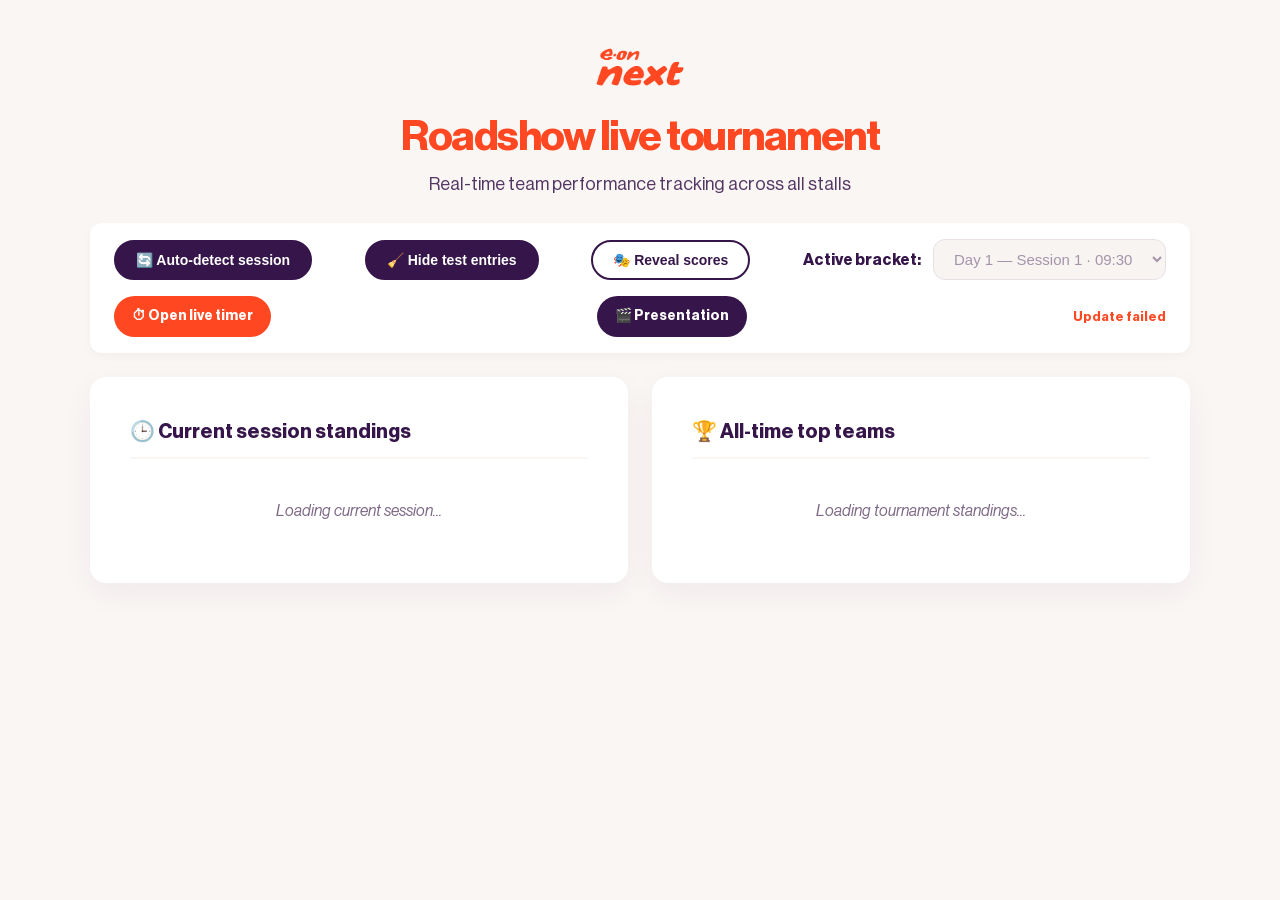
<file: index.html>
<!DOCTYPE html>
<html lang="en">
<head>
    <meta charset="UTF-8">
    <meta name="viewport" content="width=device-width, initial-scale=1.0">
    <title>E.ON Next Roadshow Leaderboard</title>
    <link rel="stylesheet" href="brand.css">
    <link rel="stylesheet" href="style.css">
</head>
<body>
    <div class="eon-container">
        <!-- Brand Header -->
        <div class="eon-header">
            <img src="eon_next_logo.png" alt="E.ON Next" class="eon-logo" onerror="this.style.display='none'; document.getElementById('fallback-logo').style.display='block';">
            <div id="fallback-logo" class="eon-wordmark" style="display: none;">
                <span class="eon-word-eon">e·on</span><span class="eon-word-next">next</span>
            </div>
            <div class="eon-title">Roadshow live tournament</div>
            <div class="eon-sub">Real-time team performance tracking across all stalls</div>
        </div>

        <!-- Mode Controls -->
        <div class="controls-card">
            <button id="auto-toggle-btn" class="eon-toggle-btn active">🔄 Auto-detect session</button>
            <button id="test-toggle-btn" class="eon-toggle-btn">🧹 Hide test entries</button>
            <button id="reveal-btn" class="eon-toggle-btn reveal-btn">🎭 Reveal scores</button>
            <div class="filter-group">
                <label for="session-select">Active bracket:</label>
                <select id="session-select" disabled>
                    <!-- Day 1 (Nottingham — 18 Aug) -->
                    <option value="Day 1: 9:30am">Day 1 — Session 1 · 09:30</option>
                    <option value="Day 1: 11:00am">Day 1 — Session 2 · 11:00</option>
                    <option value="Day 1: 1:00pm">Day 1 — Session 3 · 13:00</option>
                    <option value="Day 1: 2:30pm">Day 1 — Session 4 · 14:30</option>
                    <!-- Day 2 (Nottingham — 19 Aug) -->
                    <option value="Day 2: 9:30am">Day 2 — Session 1 · 09:30</option>
                    <option value="Day 2: 11:00am">Day 2 — Session 2 · 11:00</option>
                    <option value="Day 2: 1:00pm">Day 2 — Session 3 · 13:00</option>
                    <option value="Day 2: 2:30pm">Day 2 — Session 4 · 14:30</option>
                </select>
            </div>
            <a href="timer.html" class="timer-link">⏱ Open live timer</a>
            <a href="presentation.html" class="timer-link presentation-link">🎬 Presentation</a>
            <div id="last-updated" class="last-updated">Last updated: —</div>
        </div>

        <!-- Dual Leaderboard Grid Layout -->
        <div class="leaderboard-grid">
            <!-- Left Column: Session -->
            <div class="eon-card">
                <div class="eon-step">🕒 Current session standings</div>
                <div id="session-container">
                    <div class="loading">Loading current session...</div>
                </div>
            </div>

            <!-- Right Column: All-Time -->
            <div class="eon-card">
                <div class="eon-step">🏆 All-time top teams</div>
                <div id="all-time-container">
                    <div class="loading">Loading tournament standings...</div>
                </div>
            </div>
        </div>
    </div>

    <script src="schedule.js"></script>
    <script src="app.js"></script>
</body>
</html>
</file>
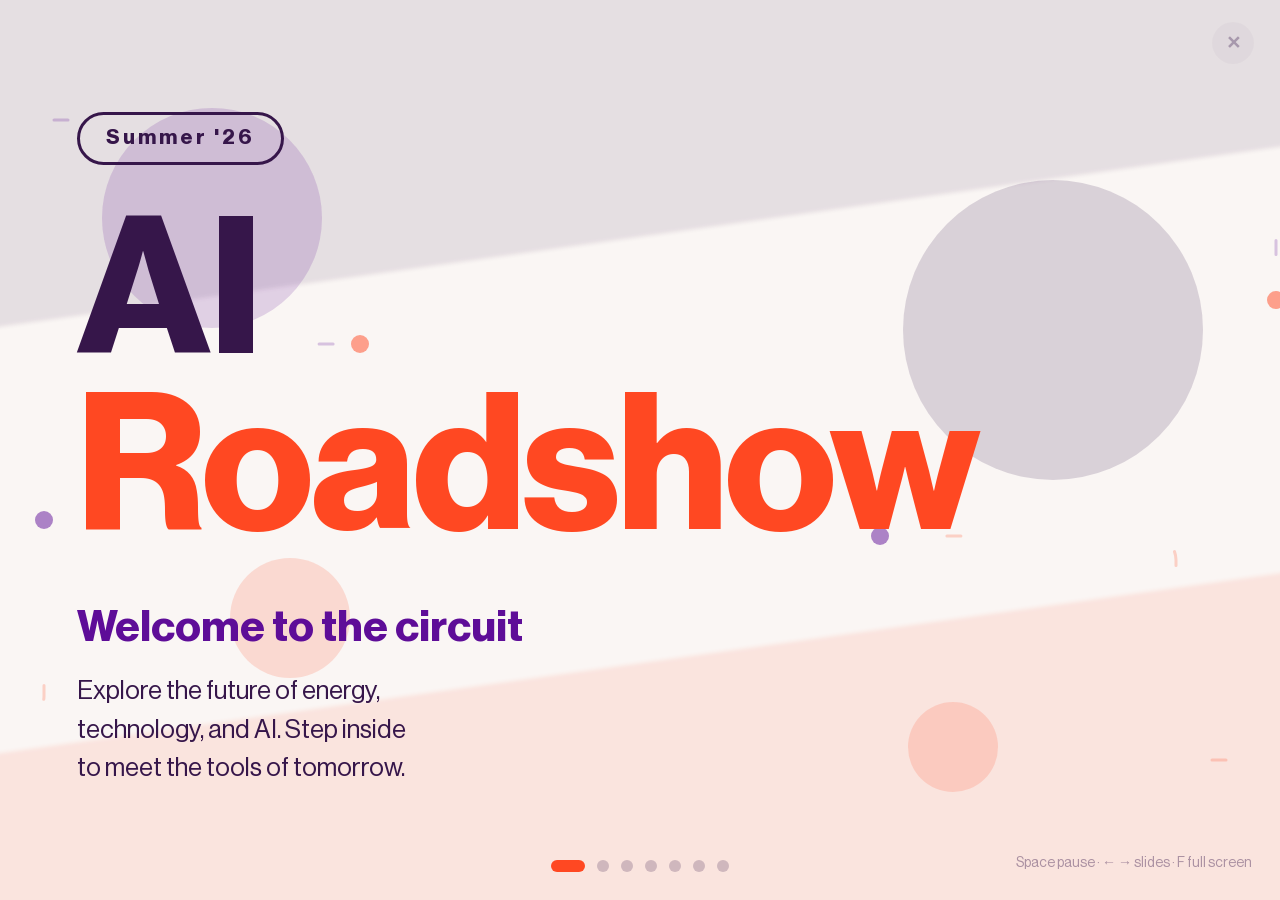
<file: presentation.html>
<!DOCTYPE html>
<html lang="en">
<head>
    <meta charset="UTF-8">
    <meta name="viewport" content="width=device-width, initial-scale=1.0">
    <title>E.ON Next AI Roadshow — Presentation</title>
    <link rel="stylesheet" href="brand.css">
    <link rel="stylesheet" href="presentation.css">
</head>
<body>
    <!-- Ambient animated background: colour bands, circuit traces, floating shapes -->
    <div class="bg">
        <div class="band band-purple"></div>
        <div class="band band-orange"></div>
        <span class="orb orb1"></span>
        <span class="orb orb2"></span>
        <span class="orb orb3"></span>
        <span class="orb orb4"></span>
        <svg class="circuit" viewBox="0 0 1600 900" preserveAspectRatio="xMidYMid slice" aria-hidden="true">
            <path class="trace" d="M-20,120 H240 a24,24 0 0 1 24,24 V320 a24,24 0 0 0 24,24 H520" />
            <path class="trace" d="M1620,760 H1360 a24,24 0 0 1 -24,-24 V560 a24,24 0 0 0 -24,-24 H1040" />
            <path class="trace" d="M1620,180 H1460 a24,24 0 0 0 -24,24 V300" />
            <path class="trace" d="M-20,720 H180 a24,24 0 0 0 24,-24 V520" />
            <circle class="node" cx="520" cy="344" r="9" />
            <circle class="node" cx="1040" cy="536" r="9" />
            <circle class="node" cx="1436" cy="300" r="9" />
            <circle class="node" cx="204" cy="520" r="9" />
        </svg>
    </div>

    <main id="deck"></main>

    <div class="progress" id="progress"></div>
    <div class="pres-hint">Space&nbsp;pause · ← →&nbsp;slides · F&nbsp;full screen</div>
    <a href="index.html" class="pres-exit" title="Exit presentation">✕</a>

    <script src="schedule.js"></script>
    <script src="presentation.js"></script>
</body>
</html>
</file>
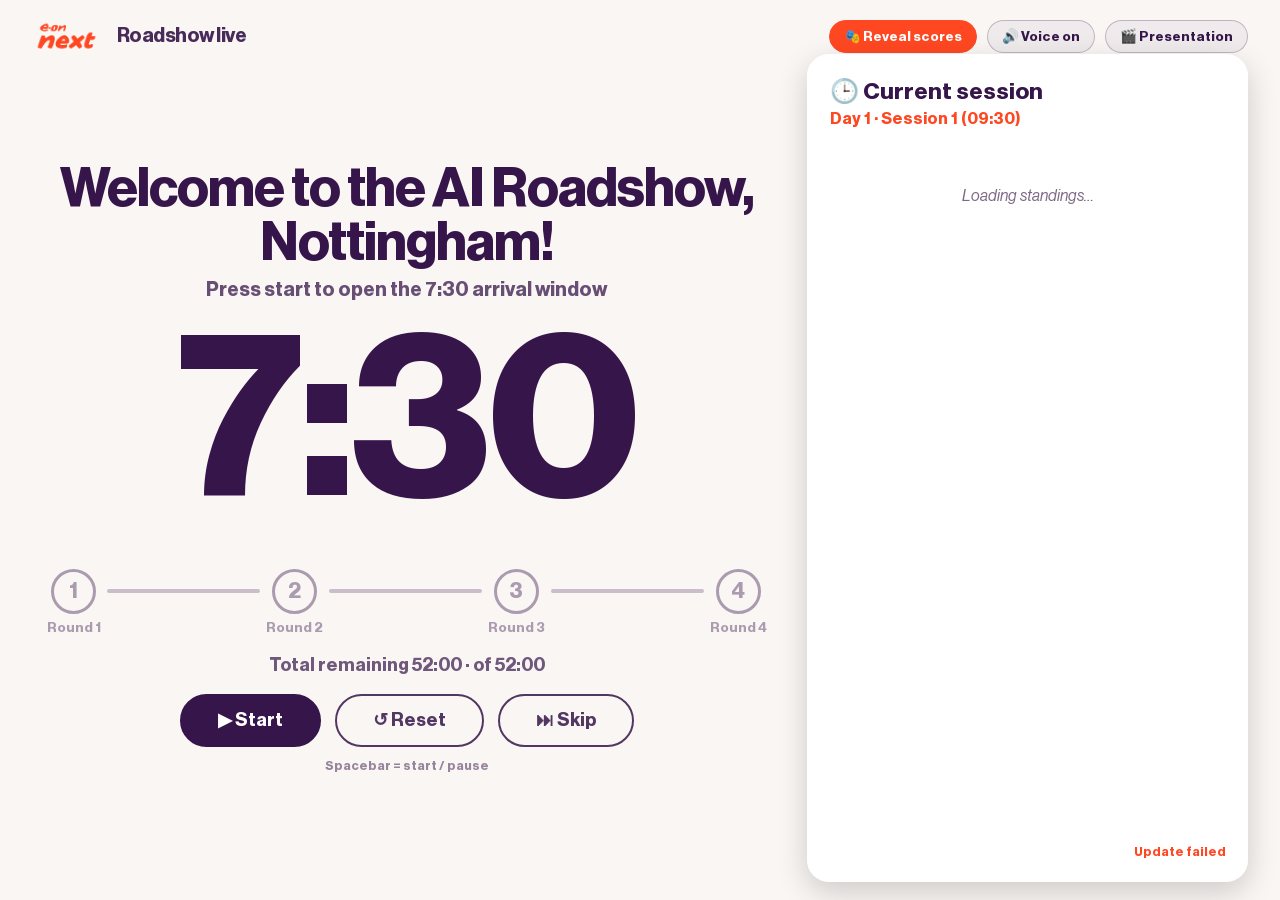
<file: timer.html>
<!DOCTYPE html>
<html lang="en">
<head>
    <meta charset="UTF-8">
    <meta name="viewport" content="width=device-width, initial-scale=1.0">
    <title>E.ON Next Roadshow — Live Timer</title>
    <link rel="stylesheet" href="brand.css">
    <link rel="stylesheet" href="timer.css">
</head>
<body class="phase-idle">
    <!-- Full-screen flash overlay for phase changes -->
    <div id="flash-overlay" class="flash-overlay"></div>

    <div class="timer-layout">
        <!-- Slim brand header -->
        <header class="timer-header">
            <img src="eon_next_logo.png" alt="E.ON Next" class="timer-logo" onerror="this.style.display='none'">
            <div class="timer-header-title">Roadshow live</div>
            <div class="timer-header-actions">
                <button id="reveal-btn" class="header-btn reveal-header-btn">🎭 Reveal scores</button>
                <button id="voice-btn" class="header-btn">🔊 Voice on</button>
                <a href="presentation.html" class="header-btn">🎬 Presentation</a>
            </div>
        </header>

        <main class="timer-main">
            <!-- LEFT: The big timer -->
            <section class="timer-stage">
                <div id="phase-label" class="phase-label">Welcome to the AI Roadshow, Nottingham!</div>
                <div id="phase-sub" class="phase-sub">Press start to open the 7:30 arrival window</div>

                <div id="clock" class="clock">7:30</div>

                <!-- Per-team assignments: stall occupancy during a round, or moves during transit -->
                <div id="assignments" class="assignments"></div>

                <!-- Journey progress: 4 rounds linked by 3 rotations -->
                <div class="journey" id="journey">
                    <div class="stop" data-round="1"><span class="stop-dot">1</span><span class="stop-name">Round 1</span></div>
                    <div class="leg" data-after="1"></div>
                    <div class="stop" data-round="2"><span class="stop-dot">2</span><span class="stop-name">Round 2</span></div>
                    <div class="leg" data-after="2"></div>
                    <div class="stop" data-round="3"><span class="stop-dot">3</span><span class="stop-name">Round 3</span></div>
                    <div class="leg" data-after="3"></div>
                    <div class="stop" data-round="4"><span class="stop-dot">4</span><span class="stop-name">Round 4</span></div>
                </div>

                <div id="overall" class="overall">Total run 52:00</div>

                <!-- Operator controls -->
                <div class="controls">
                    <button id="start-btn" class="ctrl ctrl-primary">▶ Start</button>
                    <button id="reset-btn" class="ctrl ctrl-ghost">↺ Reset</button>
                    <button id="skip-btn" class="ctrl ctrl-ghost">⏭ Skip</button>
                </div>
                <div class="hint">Spacebar = start / pause</div>
            </section>

            <!-- RIGHT: Live current-session leaderboard -->
            <aside class="side-board">
                <div class="side-title">🕒 Current session</div>
                <div id="side-session" class="side-session">—</div>
                <div id="missing-flag" class="missing-flag"></div>
                <div id="score-flag" class="score-flag"></div>
                <div id="side-container">
                    <div class="loading">Loading standings…</div>
                </div>
                <div id="side-updated" class="side-updated">Last updated: —</div>
            </aside>
        </main>
    </div>

    <!-- Full-screen dramatic reveal -->
    <div id="reveal-overlay" class="reveal-overlay">
        <button id="reveal-close" class="reveal-close" title="Close">✕</button>
        <div class="reveal-inner">
            <div id="reveal-kicker" class="reveal-kicker">Session results</div>
            <div class="reveal-heading">The results are in!</div>
            <div id="reveal-list" class="reveal-list"></div>
            <button id="reveal-unhide" class="reveal-unhide">Hide scores again</button>
        </div>
    </div>

    <script src="schedule.js"></script>
    <script src="timer.js"></script>
</body>
</html>
</file>
<file: brand.css>
/* ============================================================
   E.ON Next — brand foundation (fonts + tokens)
   Loaded before every page's own stylesheet. Single source of truth,
   aligned to the E.ON Next Digital Branding sheet.
   ============================================================ */

/* --- Display / Headings --- */
@font-face {
    font-family: 'HaasGrotDisplay';
    src: url('fonts/HaasGrot-Disp-Regular.woff') format('woff');
    font-weight: 400; font-style: normal; font-display: swap;
}
@font-face {
    font-family: 'HaasGrotDisplay';
    src: url('fonts/HaasGrot-Disp-Italic.woff') format('woff');
    font-weight: 400; font-style: italic; font-display: swap;
}
@font-face {
    font-family: 'HaasGrotDisplay';
    src: url('fonts/HaasGrot-Disp-Bold.woff') format('woff');
    font-weight: 700; font-style: normal; font-display: swap;
}
@font-face {
    font-family: 'HaasGrotDisplay';
    src: url('fonts/HaasGrot-Disp-BoldItalic.woff') format('woff');
    font-weight: 700; font-style: italic; font-display: swap;
}

/* --- Body Text --- */
@font-face {
    font-family: 'HaasGrotText';
    src: url('fonts/HaasGrot-Text-Regular.woff') format('woff');
    font-weight: 400; font-style: normal; font-display: swap;
}
@font-face {
    font-family: 'HaasGrotText';
    src: url('fonts/HaasGrot-Text-Italic.woff') format('woff');
    font-weight: 400; font-style: italic; font-display: swap;
}
@font-face {
    font-family: 'HaasGrotText';
    src: url('fonts/HaasGrot-Text-Bold.woff') format('woff');
    font-weight: 700; font-style: normal; font-display: swap;
}
@font-face {
    font-family: 'HaasGrotText';
    src: url('fonts/HaasGrot-Text-BoldItalic.woff') format('woff');
    font-weight: 700; font-style: italic; font-display: swap;
}

:root {
    /* Core palette */
    --orange:        #ff4822;
    --orange-hover:  #e6411f;
    --windsor:       #5e0d98;  /* feature banners, secondary headings */
    --grape:         #36164a;  /* body text, card headings */
    --birch:         #faf6f4;  /* global background */
    --white:         #ffffff;
    --gray:          #7e6886;  /* paragraph text in cards */

    /* Radii */
    --radius-md:     1rem;     /* cards, banners */
    --radius-xl:     2.5rem;   /* pill buttons */

    /* Type */
    --font-display:  'HaasGrotDisplay', "Helvetica Neue", -apple-system, BlinkMacSystemFont, Arial, sans-serif;
    --font-text:     'HaasGrotText', "Helvetica Neue", -apple-system, BlinkMacSystemFont, Arial, sans-serif;
    --line-height:   1.5;

    /* Branded card shadow */
    --card-shadow:   0 10px 30px rgba(54, 22, 74, 0.05);
}
</file>
<file: style.css>
/* E.ON Next Design System Tokens */
body {
    font-family: var(--font-text) !important;
    line-height: var(--line-height);
    background-color: var(--birch) !important; /* Birch */
    color: var(--grape); /* Grape */
    display: flex;
    justify-content: center;
    padding: 40px 24px;
    margin: 0;
}

.eon-container {
    width: 100%;
    max-width: 1100px;
}

/* Header & Typography */
.eon-header { text-align: center; padding-bottom: 10px; }
.eon-logo { height: 54px; margin: 0 auto 10px; display: block; }
.eon-wordmark { display: flex; flex-direction: column; align-items: center; line-height: 0.9; margin-bottom: 10px; }
.eon-word-eon { font-family: var(--font-display); color: var(--orange) !important; font-weight: 700; font-size: 20px; }
.eon-word-next { font-family: var(--font-display); color: var(--orange) !important; font-weight: 700; font-size: 36px; }
.eon-title { font-family: var(--font-display); color: var(--orange) !important; font-size: 42px; font-weight: 700; letter-spacing: -1.5px; margin: 12px 0 2px; }
.eon-sub { color: var(--grape) !important; font-size: 18px; opacity: 0.85; margin-bottom: 15px; }

/* Dashboard Grid Positioning */
.leaderboard-grid {
    display: grid;
    grid-template-columns: 1fr 1fr;
    gap: 24px;
}

@media (max-width: 900px) {
    .leaderboard-grid { grid-template-columns: 1fr; }
}

.eon-card {
    background: var(--white) !important;
    border-radius: var(--radius-md) !important;
    padding: 2.5rem !important;
    box-shadow: var(--card-shadow) !important;
}

.eon-step {
    font-family: var(--font-display);
    color: var(--grape) !important; /* Grape */
    font-weight: 700;
    font-size: 20px;
    margin-bottom: 20px;
    border-bottom: 2px solid var(--birch);
    padding-bottom: 10px;
}

/* System Controls Bar */
.controls-card {
    background: #ffffff;
    border-radius: 12px;
    padding: 16px 24px;
    margin-bottom: 24px;
    display: flex;
    align-items: center;
    justify-content: space-between;
    flex-wrap: wrap;
    gap: 16px;
    box-shadow: 0 4px 10px rgba(0,0,0,.03);
}

.filter-group { display: flex; align-items: center; gap: 12px; }
.filter-group label { font-weight: 700; color: #36164a; }

.last-updated { font-size: 13px; color: var(--gray); }
.last-updated.stale { color: #ff4822; font-weight: 700; }

.timer-link {
    text-decoration: none;
    font-weight: 700;
    font-size: 14px;
    color: #ffffff;
    background: #ff4822;
    padding: 10px 18px;
    border-radius: 100px;
    transition: 150ms;
}
.timer-link:hover { background: var(--orange-hover); }
.presentation-link { background: #36164a; }
.presentation-link:hover { background: #2a1139; }

/* Reveal button — stands out as the "showtime" control */
.reveal-btn { border-color: #ff4822; color: #ff4822; }
.reveal-btn.active { background: #ff4822 !important; color: #fff !important; border-color: #ff4822 !important; }

/* Pre-reveal suspense state */
.pending { font-weight: 700; color: var(--gray); }
.pending.ready { color: #ff4822; }

/* Dramatic reveal: rows rise & fade in, ranked from the bottom up */
.leaderboard-table.revealing tr { animation: revealRow 0.6s cubic-bezier(0.2, 0.8, 0.2, 1) both; }
.leaderboard-table.revealing th { animation: none; }
@keyframes revealRow {
    from { opacity: 0; transform: translateY(18px) scale(0.98); }
    to   { opacity: 1; transform: none; }
}

/* Buttons & Inputs */
.eon-toggle-btn {
    background: #ffffff;
    color: #36164a;
    border: 2px solid #36164a;
    border-radius: 100px !important;
    padding: 10px 20px;
    font-weight: 700;
    font-size: 14px;
    cursor: pointer;
    transition: 250ms;
}

.eon-toggle-btn.active {
    background: #36164a !important;
    color: #ffffff !important;
    border-color: #36164a !important;
}

select {
    padding: 10px 16px;
    border-radius: 12px !important;
    border: 1px solid #dfd3d9 !important;
    color: #36164a !important;
    background: #ffffff !important;
    font-size: 15px !important;
    outline: none;
}
select:disabled { background: #f6f0ed !important; color: var(--gray) !important; cursor: not-allowed; }

/* Standings Displays */
.leaderboard-table { width: 100%; border-collapse: collapse; }
.leaderboard-table th, .leaderboard-table td { padding: 12px 14px; text-align: left; border-bottom: 1px solid #f6f0ed; }
.leaderboard-table th { background-color: var(--birch); font-weight: 700; color: var(--gray); font-size: 0.8rem; }

/* Highlight Winner Podium Spot */
.leaderboard-table tr:nth-child(2) { background-color: rgba(255, 72, 34, 0.05); font-weight: 700; }
.leaderboard-table tr:nth-child(2) td:first-child { color: #ff4822; }

.loading { text-align: center; color: var(--gray); font-style: italic; padding: 20px 0; }

/* Visited-stall name pills (replace the bare letter codes) */
.stall-pill {
    display: inline-block;
    margin: 2px 4px 2px 0;
    padding: 3px 10px;
    border-radius: 100px;
    font-size: 0.72rem;
    font-weight: 700;
    color: #ffffff;
    white-space: nowrap;
}
.stall-pill.orange { background: var(--orange); }
.stall-pill.purple { background: var(--windsor); }
.stall-none { color: #b3a6bb; font-weight: 700; }

/* Over-max / double-counted score warning */
.score-warn { color: #d1420a; font-weight: 800; }

/* Stalls Badge */
.stall-badge {
    background-color: #faf6f4;
    padding: 4px 10px;
    border-radius: 6px;
    font-weight: 700;
    color: #36164a;
    text-transform: uppercase;
    letter-spacing: 0.5px;
    font-size: 0.85rem;
    border: 1px solid #dfd3d9;
}
</file>
<file: presentation.css>
/* ============================================================
   E.ON Next AI Roadshow — Presentation / between-sessions loop
   Palette: Purple #36164a · Vivid #5e17a0 · Orange #ff4822 · Cream #faf6f4
   ============================================================ */

* { box-sizing: border-box; margin: 0; padding: 0; }

:root {
    --purple: #36164a;   /* Grape */
    --vivid: #5e0d98;    /* Windsor */
    --orange: #ff4822;
    --cream: #faf6f4;    /* Birch */
}

html, body {
    height: 100%;
    overflow: hidden;
    background: var(--cream);
    color: var(--purple);
    font-family: var(--font-text);
    line-height: var(--line-height);
}

/* Headings use the display cut */
.summer, .kicker, .hero h1, .hero .lead, .overview h2, .champion h2,
.stall-body-title, .stall-row, .head-name, .a-title, .section-label {
    font-family: var(--font-display);
}

/* ---------- Ambient background ---------- */
.bg { position: fixed; inset: 0; overflow: hidden; z-index: 0; }

.band {
    position: absolute;
    width: 160%;
    height: 60%;
    left: -30%;
    transform: rotate(-8deg);
    opacity: 0.10;
    filter: blur(2px);
}
.band-purple { top: -34%; background: var(--purple); }
.band-orange { bottom: -34%; background: var(--orange); }

.orb {
    position: absolute;
    border-radius: 50%;
    opacity: 0.16;
    animation: drift 22s ease-in-out infinite;
}
.orb1 { width: 220px; height: 220px; background: var(--vivid); top: 12%; left: 8%; animation-delay: -2s; }
.orb2 { width: 120px; height: 120px; background: var(--orange); top: 62%; left: 18%; animation-delay: -8s; }
.orb3 { width: 300px; height: 300px; background: var(--purple); top: 20%; right: 6%; animation-delay: -5s; }
.orb4 { width: 90px;  height: 90px;  background: var(--orange); bottom: 12%; right: 22%; animation-delay: -12s; }
@keyframes drift {
    0%, 100% { transform: translate(0, 0) scale(1); }
    33%      { transform: translate(30px, -24px) scale(1.08); }
    66%      { transform: translate(-20px, 18px) scale(0.96); }
}

.circuit { position: absolute; inset: 0; width: 100%; height: 100%; }
.circuit .trace {
    fill: none;
    stroke: var(--vivid);
    stroke-width: 3;
    stroke-linecap: round;
    opacity: 0.22;
    stroke-dasharray: 14 220;
    animation: flow 6s linear infinite;
}
.circuit .trace:nth-child(2) { stroke: var(--orange); animation-duration: 7.5s; }
.circuit .trace:nth-child(4) { stroke: var(--orange); animation-duration: 8.5s; }
@keyframes flow { to { stroke-dashoffset: -234; } }
.circuit .node { fill: var(--orange); opacity: 0.5; animation: pulse 3s ease-in-out infinite; }
.circuit .node:nth-child(even) { fill: var(--vivid); }
@keyframes pulse { 0%,100% { r: 7; opacity: 0.35; } 50% { r: 12; opacity: 0.7; } }

/* ---------- Slide deck ---------- */
#deck { position: fixed; inset: 0; z-index: 1; }
.slide {
    position: absolute;
    inset: 0;
    display: flex;
    flex-direction: column;
    justify-content: center;
    padding: clamp(40px, 6vw, 110px);
    opacity: 0;
    transform: scale(1.04);
    transition: opacity 0.8s ease, transform 0.8s ease;
    pointer-events: none;
}
.slide.active { opacity: 1; transform: scale(1); pointer-events: auto; }

/* Shared bits */
.kicker {
    font-weight: 600;
    letter-spacing: 0.5px;
    color: var(--orange);
    font-size: clamp(14px, 1.8vw, 22px);
    margin-bottom: 10px;
}
.pill {
    display: inline-flex;
    align-items: center;
    gap: 10px;
    border: 3px solid var(--vivid);
    border-radius: 100px;
    padding: 10px 22px;
    font-weight: 600;
    font-size: clamp(16px, 1.9vw, 26px);
    background: rgba(255,255,255,0.6);
}
.pill .dot { width: 12px; height: 12px; border-radius: 50%; background: var(--orange); }
/* Entrance flourish — content defaults visible; the hidden state lives in the
   keyframe so a mis-fired animation can never leave a slide blank. */
.slide.active .reveal-up { animation: up 0.7s cubic-bezier(.2,.8,.2,1) both; }
@keyframes up { from { opacity: 0; transform: translateY(26px); } to { opacity: 1; transform: none; } }

/* ---------- Hero ---------- */
.hero .summer {
    align-self: flex-start;
    border: 3px solid var(--purple);
    color: var(--purple);
    border-radius: 100px;
    padding: 8px 26px;
    font-weight: 600;
    letter-spacing: 3px;
    font-size: clamp(14px, 1.6vw, 22px);
    margin-bottom: clamp(20px, 3vw, 40px);
}
.hero h1 {
    font-weight: 700;
    line-height: 0.92;
    letter-spacing: -2px;
    font-size: clamp(72px, 15vw, 260px);
    color: var(--purple);
}
.hero h1 .orange { color: var(--orange); }
.hero .lead {
    margin-top: clamp(20px, 3vw, 44px);
    font-weight: 600;
    font-size: clamp(24px, 3.4vw, 54px);
    color: var(--vivid);
}
.hero .sub {
    margin-top: 12px;
    font-weight: 400;
    font-size: clamp(16px, 2vw, 30px);
    color: var(--purple);
    opacity: 0.8;
    max-width: 22ch;
}

/* ---------- Circuit overview ---------- */
.overview h2, .champion h2, .stall .stall-body-title {
    font-weight: 700;
    letter-spacing: -1px;
    font-size: clamp(40px, 6vw, 96px);
    color: var(--purple);
    margin-bottom: clamp(24px, 3vw, 48px);
}
.stall-list { display: flex; flex-direction: column; gap: clamp(12px, 1.6vw, 22px); }
.stall-row {
    display: flex;
    align-items: center;
    gap: 22px;
    background: #fff;
    border: 3px solid var(--vivid);
    border-radius: 100px;
    padding: clamp(10px, 1.4vw, 18px) clamp(20px, 2.4vw, 34px);
    font-weight: 600;
    font-size: clamp(22px, 3vw, 44px);
    max-width: 900px;
}
.stall-row .num {
    flex: 0 0 auto;
    width: clamp(40px, 3.4vw, 64px);
    height: clamp(40px, 3.4vw, 64px);
    border-radius: 50%;
    display: flex; align-items: center; justify-content: center;
    color: #fff; font-weight: 700;
    font-size: clamp(20px, 2.4vw, 34px);
}
.stall-row.orange .num { background: var(--orange); }
.stall-row.purple .num { background: var(--vivid); }

/* ---------- Stall slide ---------- */
.stall { padding: 0; justify-content: flex-start; }
.stall .band-head {
    position: relative;
    padding: clamp(30px, 4vw, 60px) clamp(40px, 6vw, 110px) clamp(46px, 5vw, 80px);
    color: #fff;
    clip-path: polygon(0 0, 100% 0, 100% 82%, 0 100%);
}
.stall.orange .band-head { background: var(--orange); }
.stall.purple .band-head { background: var(--vivid); }
.stall .band-head .kicker { color: rgba(255,255,255,0.85); }
.stall .head-row { display: flex; align-items: center; gap: clamp(16px, 2vw, 30px); }
.stall .head-num {
    width: clamp(56px, 5vw, 96px); height: clamp(56px, 5vw, 96px);
    background: #fff; border-radius: 50%;
    display: flex; align-items: center; justify-content: center;
    font-weight: 700; font-size: clamp(28px, 3vw, 52px);
}
.stall.orange .head-num { color: var(--orange); }
.stall.purple .head-num { color: var(--vivid); }
.stall .head-name {
    font-weight: 700; letter-spacing: -1px;
    font-size: clamp(40px, 6.4vw, 104px);
    line-height: 1;
}
.stall .watermark {
    position: absolute; right: clamp(20px, 3vw, 60px); top: 50%;
    transform: translateY(-58%);
    font-weight: 700; font-size: clamp(120px, 20vw, 340px);
    color: rgba(255,255,255,0.12); line-height: 1; pointer-events: none;
}
.stall .stall-body {
    padding: clamp(20px, 2.6vw, 44px) clamp(40px, 6vw, 110px);
    flex: 1; display: flex; flex-direction: column; gap: clamp(14px, 1.8vw, 26px);
}
.section-label {
    font-weight: 600; letter-spacing: 0.5px;
    color: var(--purple); font-size: clamp(14px, 1.6vw, 22px);
    border-bottom: 4px solid var(--orange); padding-bottom: 6px;
    width: fit-content;
}
.topics { display: flex; flex-wrap: wrap; gap: clamp(10px, 1.4vw, 20px); }
.topics .pill { border-color: var(--orange); }
.topics .pill .dot { background: var(--vivid); }
.activities { display: grid; grid-template-columns: 1fr 1fr; gap: clamp(16px, 2vw, 30px); }
.activity {
    background: #fff; border: 3px solid;
    border-radius: 22px; padding: clamp(18px, 2vw, 32px);
    display: flex; align-items: center; gap: clamp(14px, 1.6vw, 26px);
}
.stall.orange .activity { border-color: var(--orange); }
.stall.purple .activity { border-color: var(--vivid); }
.activity .icon {
    flex: 0 0 auto;
    width: clamp(48px, 4vw, 76px); height: clamp(48px, 4vw, 76px);
    border-radius: 50%; display: flex; align-items: center; justify-content: center;
    font-size: clamp(22px, 2.4vw, 38px);
}
.stall.orange .activity:nth-child(1) .icon { background: var(--vivid); }
.stall.orange .activity:nth-child(2) .icon { background: var(--vivid); }
.stall.purple .activity .icon { background: var(--orange); }
.activity .a-title {
    font-weight: 700; font-size: clamp(20px, 2.4vw, 40px);
    line-height: 1.05; margin-bottom: 4px;
}
.stall.orange .activity .a-title { color: var(--orange); }
.stall.purple .activity .a-title { color: var(--vivid); }
.activity .a-desc { font-weight: 400; font-size: clamp(14px, 1.6vw, 24px); color: var(--purple); }

/* ---------- Champion ---------- */
.champion { align-items: flex-start; }
.champion .kicker { color: var(--vivid); }
.champion h2 { max-width: 16ch; }
.champion h2 .orange { color: var(--orange); }
.champion .sub { font-weight: 500; font-size: clamp(20px, 2.6vw, 40px); color: var(--purple); opacity: 0.8; }
.champion .logo { height: clamp(40px, 5vw, 80px); margin-top: clamp(30px, 4vw, 60px); }

/* ---------- Chrome ---------- */
.progress {
    position: fixed; bottom: 28px; left: 50%; transform: translateX(-50%);
    display: flex; gap: 12px; z-index: 2;
}
.progress .dot {
    width: 12px; height: 12px; border-radius: 50%;
    background: rgba(54,22,74,0.22); transition: 300ms; cursor: pointer;
}
.progress .dot.on { background: var(--orange); width: 34px; border-radius: 100px; }

.pres-hint {
    position: fixed; bottom: 26px; right: 28px; z-index: 2;
    font-size: 14px; font-weight: 500; color: var(--purple); opacity: 0.4;
}
.pres-exit {
    position: fixed; top: 22px; right: 26px; z-index: 3;
    width: 42px; height: 42px; border-radius: 50%;
    display: flex; align-items: center; justify-content: center;
    text-decoration: none; color: var(--purple);
    background: rgba(54,22,74,0.08); font-size: 18px; font-weight: 700;
    opacity: 0.35; transition: 150ms;
}
.pres-exit:hover { opacity: 1; background: rgba(54,22,74,0.16); }

.paused-badge {
    position: fixed; top: 22px; left: 50%; transform: translateX(-50%);
    z-index: 3; background: var(--purple); color: #fff;
    padding: 8px 20px; border-radius: 100px; font-weight: 600; font-size: 15px;
    opacity: 0; transition: 200ms; pointer-events: none;
}
.paused-badge.show { opacity: 1; }

@media (max-aspect-ratio: 1/1) {
    .activities { grid-template-columns: 1fr; }
    .hero .sub { max-width: none; }
}
</file>
<file: timer.css>
/* ============================================================
   E.ON Next Roadshow — Fullscreen Live Timer
   Design tokens: Birch #faf6f4 · Orange #ff4822 · Purple #36164a
   ============================================================ */

* { box-sizing: border-box; }

html, body {
    margin: 0;
    height: 100%;
    overflow: hidden;
    font-family: var(--font-text);
    background: var(--birch);
    color: var(--grape);
}

/* Big timer type uses the display cut */
.phase-label, .clock, .timer-header-title, .side-title, .phase-sub { font-family: var(--font-display); }

/* Phase-driven background themes (smoothly transitioned) */
body {
    transition: background 600ms ease;
}
body.phase-idle     { background: #faf6f4; }
body.phase-setup    { background: radial-gradient(circle at 30% 20%, #3557a8 0%, #23386e 70%); color: #ffffff; }
body.phase-stall    { background: radial-gradient(circle at 30% 20%, #4a2263 0%, #36164a 70%); color: #ffffff; }
body.phase-transit  { background: radial-gradient(circle at 30% 20%, #ff6a47 0%, #ff4822 70%); color: #ffffff; }
body.phase-finished { background: radial-gradient(circle at 30% 20%, #2f9e6f 0%, #1f7d57 70%); color: #ffffff; }

/* ---------- Layout ---------- */
.timer-layout {
    height: 100vh;
    display: flex;
    flex-direction: column;
    padding: clamp(12px, 2vh, 28px) clamp(16px, 2.5vw, 40px);
}

.timer-header {
    display: flex;
    align-items: center;
    gap: 16px;
    flex: 0 0 auto;
}
.timer-logo { height: clamp(28px, 4vh, 46px); }
.timer-header-title {
    font-weight: 800;
    font-size: clamp(16px, 2.2vh, 26px);
    letter-spacing: -0.5px;
    opacity: 0.9;
}
.timer-header-actions {
    margin-left: auto;
    display: flex;
    gap: 10px;
    align-items: center;
}
.header-btn {
    font-family: inherit;
    font-weight: 700;
    font-size: clamp(11px, 1.5vh, 14px);
    color: currentColor;
    text-decoration: none;
    background: rgba(255,255,255,0.14);
    border: 1px solid rgba(255,255,255,0.3);
    border-radius: 100px;
    padding: 7px 14px;
    cursor: pointer;
    transition: 150ms;
}
.header-btn:hover { background: rgba(255,255,255,0.24); }
.header-btn.off { opacity: 0.6; }
/* On the light idle background the header text is dark */
body.phase-idle .header-btn { border-color: rgba(54,22,74,0.25); background: rgba(54,22,74,0.05); }
/* Reveal is the showtime control — always orange, on any background */
.reveal-header-btn, body.phase-idle .reveal-header-btn {
    background: var(--orange); color: #fff; border-color: var(--orange);
}
.reveal-header-btn:hover { background: var(--orange-hover); }
.reveal-header-btn.revealed, body.phase-idle .reveal-header-btn.revealed {
    background: transparent; color: currentColor; border-color: currentColor;
}

/* ---------- Dramatic full-screen reveal ---------- */
.reveal-overlay {
    position: fixed;
    inset: 0;
    z-index: 1000;
    display: flex;
    align-items: center;
    justify-content: center;
    padding: clamp(24px, 5vh, 64px);
    background: radial-gradient(circle at 30% 15%, #4a2263 0%, #36164a 70%);
    color: #fff;
    opacity: 0;
    pointer-events: none;
    transition: opacity 400ms ease;
}
.reveal-overlay.show { opacity: 1; pointer-events: auto; }
.reveal-close {
    position: absolute; top: clamp(16px, 3vh, 28px); right: clamp(16px, 3vw, 32px);
    width: 48px; height: 48px; border-radius: 50%;
    background: rgba(255,255,255,0.14); color: #fff; border: none;
    font-size: 22px; font-weight: 700; cursor: pointer; transition: 150ms;
}
.reveal-close:hover { background: rgba(255,255,255,0.28); }
.reveal-inner { width: 100%; max-width: 1100px; text-align: center; }
.reveal-kicker {
    font-family: var(--font-display);
    color: var(--orange); font-weight: 700;
    font-size: clamp(16px, 2.4vh, 26px); letter-spacing: 0.5px; margin-bottom: 6px;
}
.reveal-heading {
    font-family: var(--font-display); font-weight: 700;
    font-size: clamp(34px, 6.5vh, 84px); letter-spacing: -1px; line-height: 1;
    margin-bottom: clamp(20px, 4vh, 48px);
}
.reveal-list { display: flex; flex-direction: column; gap: clamp(8px, 1.4vh, 16px); }
.reveal-row {
    display: grid;
    grid-template-columns: auto 1fr auto;
    align-items: center;
    gap: clamp(12px, 2vw, 28px);
    background: rgba(255,255,255,0.08);
    border: 1px solid rgba(255,255,255,0.14);
    border-radius: 18px;
    padding: clamp(12px, 2vh, 22px) clamp(18px, 2.6vw, 36px);
    opacity: 0;
    animation: revealPop 0.6s cubic-bezier(0.2, 0.9, 0.25, 1) both;
}
@keyframes revealPop {
    from { opacity: 0; transform: translateY(26px) scale(0.96); }
    to   { opacity: 1; transform: none; }
}
.reveal-rank { font-family: var(--font-display); font-weight: 700; opacity: 0.7; font-size: clamp(18px, 3vh, 34px); }
.reveal-name { font-family: var(--font-display); font-weight: 700; text-align: left; font-size: clamp(20px, 3.4vh, 44px); }
.reveal-score { font-family: var(--font-display); font-weight: 700; font-size: clamp(20px, 3.4vh, 44px); white-space: nowrap; }
.reveal-score .warn { color: #ffb3a0; font-size: 0.7em; }
/* Winner podium */
.reveal-row.rank-1 {
    background: var(--orange);
    border-color: var(--orange);
    box-shadow: 0 12px 40px rgba(255,72,34,0.35);
    padding-top: clamp(16px, 2.6vh, 30px); padding-bottom: clamp(16px, 2.6vh, 30px);
}
.reveal-row.rank-1 .reveal-rank { opacity: 1; }
.reveal-row.rank-1 .reveal-name { font-size: clamp(24px, 4.4vh, 58px); }
.reveal-row.rank-1 .reveal-score { font-size: clamp(24px, 4.4vh, 58px); }
.reveal-unhide {
    margin-top: clamp(20px, 4vh, 40px);
    background: none; border: none; color: rgba(255,255,255,0.6);
    font-family: var(--font-text); font-size: 15px; cursor: pointer; text-decoration: underline;
}
.reveal-unhide:hover { color: #fff; }
.reveal-empty { font-size: clamp(18px, 3vh, 30px); opacity: 0.8; }

.timer-main {
    flex: 1 1 auto;
    display: grid;
    grid-template-columns: 1.7fr 1fr;
    gap: clamp(16px, 2vw, 36px);
    min-height: 0;
    align-items: stretch;
}

/* ---------- Timer stage ---------- */
.timer-stage {
    display: flex;
    flex-direction: column;
    align-items: center;
    justify-content: center;
    text-align: center;
    min-height: 0;
}

.phase-label {
    font-size: clamp(28px, 6vh, 64px);
    font-weight: 800;
    letter-spacing: -1px;
    line-height: 1;
}
.phase-sub {
    margin-top: 8px;
    font-size: clamp(14px, 2.2vh, 22px);
    opacity: 0.75;
    font-weight: 600;
}

.clock {
    font-size: clamp(90px, 26vh, 320px);
    font-weight: 800;
    line-height: 0.9;
    letter-spacing: -4px;
    font-variant-numeric: tabular-nums;
    margin: clamp(6px, 1.5vh, 24px) 0;
}
/* Urgent pulse on the clock in the final 10s of any phase */
.clock.ending { animation: clockPulse 1s ease-in-out infinite; }
@keyframes clockPulse {
    0%, 100% { transform: scale(1); opacity: 1; }
    50%      { transform: scale(1.04); opacity: 0.7; }
}

/* ---------- Journey progress ---------- */
.journey {
    display: flex;
    align-items: center;
    justify-content: center;
    gap: 0;
    width: 100%;
    max-width: 720px;
    margin-bottom: clamp(10px, 2vh, 26px);
}
.stop {
    display: flex;
    flex-direction: column;
    align-items: center;
    gap: 6px;
    flex: 0 0 auto;
}
.stop-dot {
    width: clamp(34px, 5vh, 54px);
    height: clamp(34px, 5vh, 54px);
    border-radius: 50%;
    display: flex;
    align-items: center;
    justify-content: center;
    font-weight: 800;
    font-size: clamp(16px, 2.4vh, 24px);
    border: 3px solid currentColor;
    opacity: 0.4;
    transition: 300ms;
}
.stop-name {
    font-size: clamp(11px, 1.5vh, 15px);
    font-weight: 700;
    opacity: 0.4;
    transition: 300ms;
}
.leg {
    flex: 1 1 auto;
    height: 4px;
    background: currentColor;
    opacity: 0.25;
    margin: 0 6px;
    margin-bottom: 22px;
    border-radius: 2px;
    transition: 300ms;
}
/* Completed */
.stop.done .stop-dot, .stop.done .stop-name { opacity: 0.85; }
.leg.done { opacity: 0.7; }
/* Active */
.stop.active .stop-dot {
    opacity: 1;
    background: currentColor;
    color: #36164a;
    transform: scale(1.12);
    box-shadow: 0 0 0 6px rgba(255,255,255,0.18);
}
body.phase-transit .stop.active .stop-dot { color: #ff4822; }
.stop.active .stop-name { opacity: 1; }
.leg.active { opacity: 1; animation: legFlow 1.2s ease-in-out infinite; }
@keyframes legFlow {
    0%, 100% { opacity: 0.5; }
    50%      { opacity: 1; }
}

/* ---------- Per-team assignments ---------- */
.assignments {
    display: flex;
    flex-wrap: wrap;
    justify-content: center;
    gap: clamp(8px, 1.2vw, 16px);
    width: 100%;
    max-width: 1000px;
    margin: clamp(6px, 1.4vh, 18px) 0 clamp(10px, 1.8vh, 22px);
}
.assign-chip {
    display: flex;
    align-items: center;
    gap: 8px;
    padding: clamp(8px, 1.4vh, 14px) clamp(12px, 1.6vw, 22px);
    border-radius: 100px;
    background: rgba(255,255,255,0.14);
    border: 1px solid rgba(255,255,255,0.28);
    white-space: nowrap;
}
.assign-chip .chip-team {
    font-weight: 800;
    font-size: clamp(15px, 2.2vh, 26px);
}
.assign-chip .chip-stall {
    font-weight: 700;
    font-size: clamp(12px, 1.7vh, 19px);
    opacity: 0.85;
}
.assign-chip.stall .chip-stall {
    background: rgba(255,255,255,0.18);
    padding: 2px 10px;
    border-radius: 8px;
    opacity: 1;
}
.assign-chip .chip-arrow {
    font-size: clamp(16px, 2.4vh, 28px);
    font-weight: 800;
    opacity: 0.9;
}
/* Transit moves are the key info — make them pop */
.assign-chip.move {
    background: rgba(255,255,255,0.2);
    border-color: rgba(255,255,255,0.5);
}
.assign-chip.move .chip-stall {
    background: #ffffff;
    color: #ff4822;
    padding: 3px 12px;
    border-radius: 8px;
    opacity: 1;
    font-weight: 800;
}
/* Light idle background needs dark chip text */
body.phase-idle .assign-chip {
    background: rgba(54,22,74,0.06);
    border-color: rgba(54,22,74,0.16);
    color: #36164a;
}
body.phase-idle .assign-chip.stall .chip-stall {
    background: rgba(54,22,74,0.1);
}

.overall {
    font-size: clamp(14px, 2vh, 22px);
    font-weight: 700;
    opacity: 0.7;
    margin-bottom: clamp(12px, 2vh, 24px);
}

/* ---------- Controls ---------- */
.controls { display: flex; gap: 14px; }
.ctrl {
    font-family: inherit;
    font-weight: 700;
    font-size: clamp(14px, 2vh, 20px);
    padding: clamp(10px, 1.5vh, 16px) clamp(20px, 3vw, 36px);
    border-radius: 100px;
    cursor: pointer;
    transition: 150ms;
    border: 2px solid currentColor;
}
.ctrl-primary {
    background: #ffffff;
    color: #36164a;
    border-color: #ffffff;
}
.ctrl-primary:hover { transform: translateY(-2px); }
.ctrl-ghost {
    background: transparent;
    color: currentColor;
    opacity: 0.85;
}
.ctrl-ghost:hover { opacity: 1; background: rgba(255,255,255,0.12); }
body.phase-idle .ctrl-ghost { border-color: #36164a; }
body.phase-idle .ctrl-primary { background: #36164a; color: #fff; border-color: #36164a; }

.hint {
    margin-top: 12px;
    font-size: clamp(11px, 1.4vh, 14px);
    opacity: 0.5;
    font-weight: 600;
}

/* ---------- Side leaderboard ---------- */
.side-board {
    background: rgba(255,255,255,0.96);
    color: #36164a;
    border-radius: 22px;
    padding: clamp(16px, 2.5vh, 30px);
    box-shadow: 0 10px 30px rgba(0,0,0,.18);
    display: flex;
    flex-direction: column;
    min-height: 0;
}
.side-title {
    font-weight: 800;
    font-size: clamp(18px, 2.6vh, 28px);
    color: #36164a;
}
.side-session {
    font-size: clamp(13px, 1.8vh, 18px);
    font-weight: 700;
    color: #ff4822;
    margin: 4px 0 14px;
}
#side-container { flex: 1 1 auto; overflow-y: auto; min-height: 0; }

.leaderboard-table { width: 100%; border-collapse: collapse; }
.leaderboard-table th, .leaderboard-table td {
    padding: clamp(8px, 1.4vh, 14px) 10px;
    text-align: left;
    border-bottom: 1px solid #f0e8ec;
    font-size: clamp(14px, 2vh, 20px);
}
.leaderboard-table th {
    color: var(--gray);
    text-transform: uppercase;
    font-size: clamp(10px, 1.3vh, 13px);
    letter-spacing: 0.5px;
}
.leaderboard-table tr:nth-child(2) { background: rgba(255,72,34,0.06); font-weight: 800; }
.leaderboard-table tr:nth-child(2) td:first-child { color: #ff4822; }
.stall-badge {
    background: #faf6f4;
    padding: 3px 8px;
    border-radius: 6px;
    font-weight: 700;
    font-size: 0.8em;
    border: 1px solid #dfd3d9;
}
.stall-pill {
    display: inline-block;
    margin: 2px 3px 2px 0;
    padding: 2px 9px;
    border-radius: 100px;
    font-size: clamp(10px, 1.3vh, 13px);
    font-weight: 700;
    color: #ffffff;
    white-space: nowrap;
}
.stall-pill.orange { background: var(--orange); }
.stall-pill.purple { background: var(--windsor); }
.stall-none { color: #b3a6bb; font-weight: 700; }
.loading { text-align: center; color: var(--gray); font-style: italic; padding: 20px 0; }
.side-updated {
    margin-top: 12px;
    font-size: clamp(11px, 1.4vh, 14px);
    color: var(--gray);
    text-align: right;
}
.side-updated.stale { color: #ff4822; font-weight: 700; }

/* Operator flags (missing scores, score anomalies) */
.missing-flag, .score-flag { margin-bottom: 12px; }
.missing-flag.has-missing, .score-flag.has-missing {
    background: #fff3f0;
    border: 1px solid #ffb7a6;
    border-radius: 12px;
    padding: 10px 14px;
}
/* The score-check flag is a harder warning — amber to stand apart from missing */
.score-flag.has-missing {
    background: #fff7e6;
    border-color: #ffcf80;
}
.score-flag .missing-title { color: #b8730a; }
.score-flag .missing-item { color: #7a5100; }
.score-warn { color: #d1420a; font-weight: 800; }
.missing-title {
    font-weight: 800;
    color: #ff4822;
    font-size: clamp(13px, 1.7vh, 17px);
    margin-bottom: 4px;
}
.missing-item {
    font-size: clamp(12px, 1.5vh, 15px);
    color: #7a2a19;
    line-height: 1.5;
}

/* Suspense state on the side board */
.pending { font-weight: 700; color: var(--gray); }
.pending.ready { color: #ff4822; }

/* ---------- Full-screen flash on phase change ---------- */
.flash-overlay {
    position: fixed;
    inset: 0;
    background: #ffffff;
    opacity: 0;
    pointer-events: none;
    z-index: 999;
}
.flash-overlay.fire { animation: flashFire 700ms ease-out; }
@keyframes flashFire {
    0%   { opacity: 0.85; }
    100% { opacity: 0; }
}

/* Stack the side board under the timer on very narrow / portrait screens */
@media (max-width: 900px), (max-aspect-ratio: 1/1) {
    .timer-main { grid-template-columns: 1fr; grid-template-rows: 1.4fr 1fr; }
}
</file>
